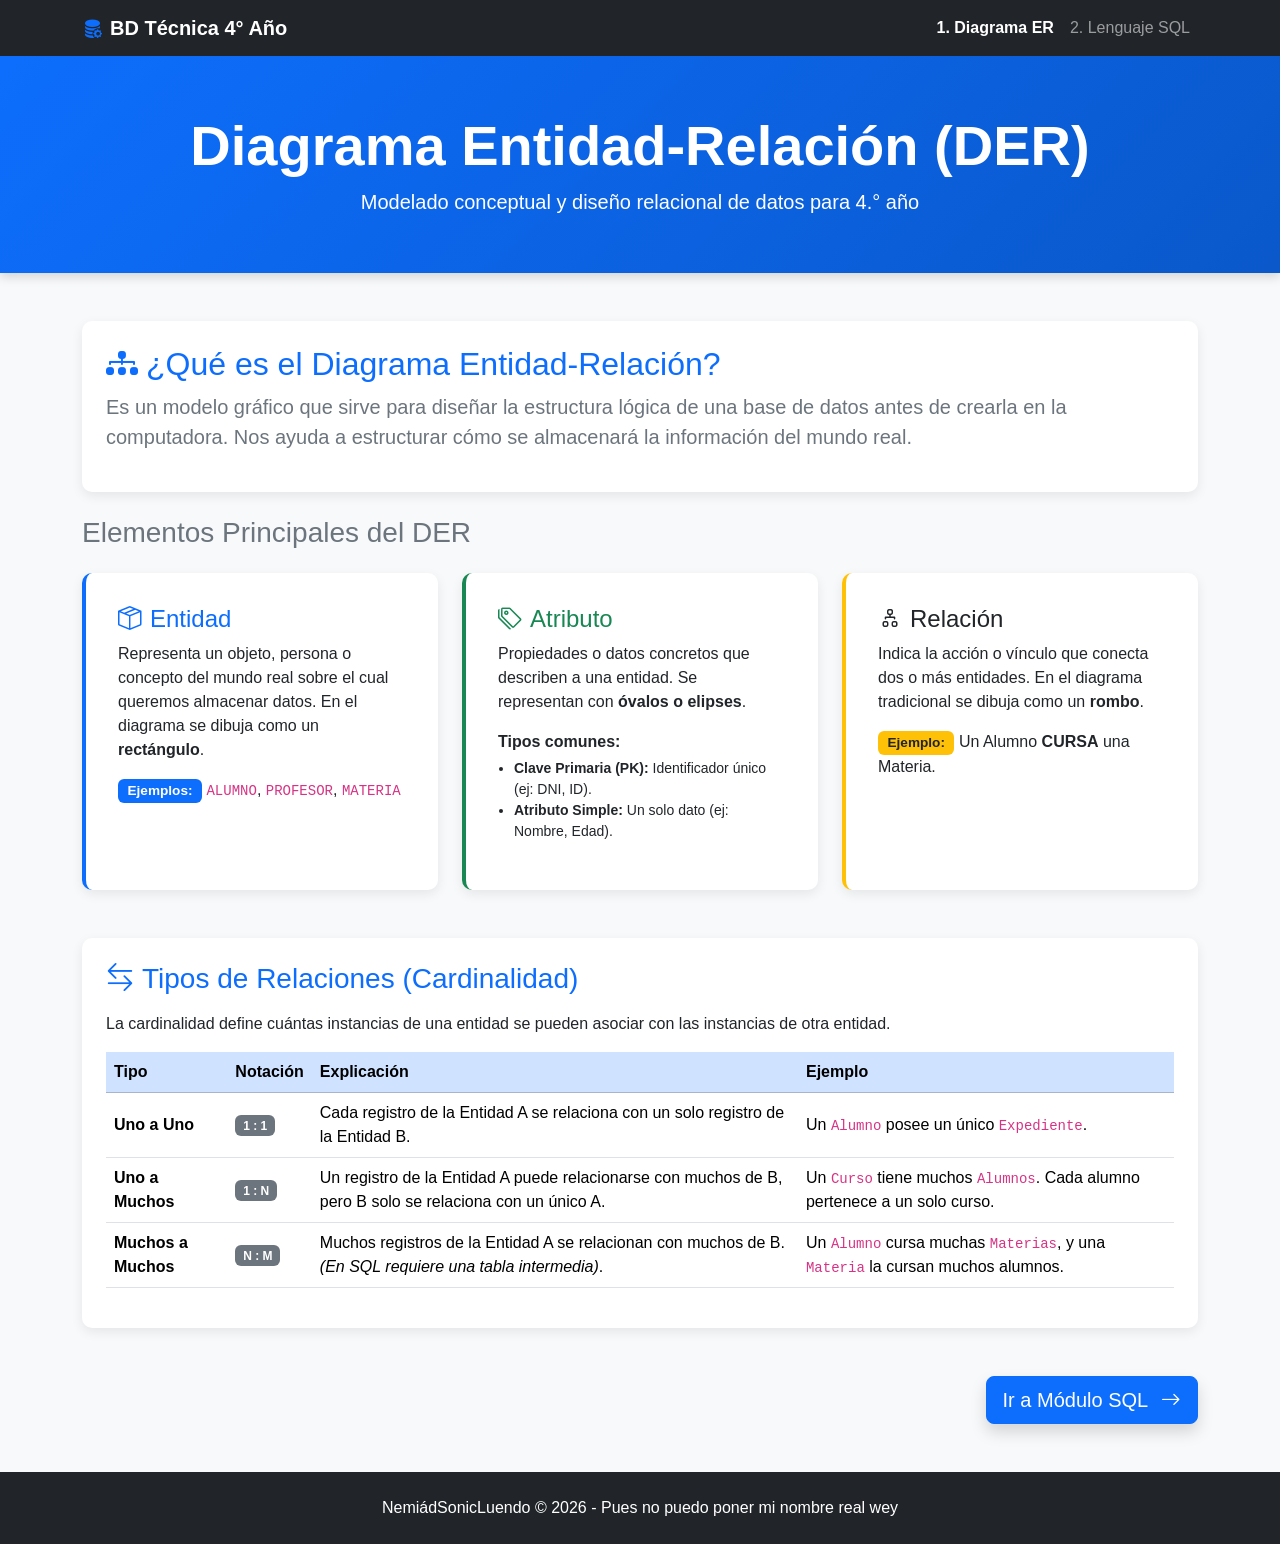
<file: index.html>
<!DOCTYPE html>
<html lang="es">
<head>
  <meta charset="UTF-8">
  <meta name="viewport" content="width=device-width, initial-scale=1.0">
  <title>Aprende Bases de Datos - DER</title>
  <link href="https://cdn.jsdelivr.net/npm/bootstrap@5.3.2/dist/css/bootstrap.min.css" rel="stylesheet">
   <link rel="stylesheet" href="https://cdn.jsdelivr.net/npm/bootstrap-icons@1.11.1/font/bootstrap-icons.css">
  <link rel="stylesheet" href="styles.css">
</head>
<body class="d-flex flex-column min-vh-100">

  <nav class="navbar navbar-expand-lg navbar-dark bg-dark sticky-top">
    <div class="container">
      <a class="navbar-brand fw-bold" href="index.html">
        <i class="bi bi-database-fill-gear text-primary me-2"></i>BD Técnica 4° Año
      </a>
      <button class="navbar-toggler" type="button" data-bs-toggle="collapse" data-bs-target="#navbarNav">
        <span class="navbar-toggler-icon"></span>
      </button>
      <div class="collapse navbar-collapse" id="navbarNav">
        <ul class="navbar-nav ms-auto">
          <li class="nav-item">
            <a class="nav-link active fw-bold" href="index.html">1. Diagrama ER</a>
          </li>
          <li class="nav-item">
            <a class="nav-link" href="sql.html">2. Lenguaje SQL</a>
          </li>
        </ul>
      </div>
    </div>
  </nav>
  <header class="hero-der text-center mb-5">
    <div class="container">
      <h1 class="display-4 fw-bold">Diagrama Entidad-Relación (DER)</h1>
      <p class="lead mb-0">Modelado conceptual y diseño relacional de datos para 4.° año</p>
    </div>
  </header>

  <main class="container mb-5">

    <div class="row mb-4">
      <div class="col-12">
        <div class="card card-custom p-4">
          <h2 class="text-primary"><i class="bi bi-diagram-3-fill me-2"></i>¿Qué es el Diagrama Entidad-Relación?</h2>
          <p class="fs-5 text-secondary">
            Es un modelo gráfico que sirve para diseñar la estructura lógica de una base de datos antes de crearla en la computadora. Nos ayuda a estructurar cómo se almacenará la información del mundo real.
          </p>
        </div>
      </div>
    </div>

    <h3 class="mb-4 text-secondary">Elementos Principales del DER</h3>
    <div class="row g-4 mb-5">

      <div class="col-md-4">
        <div class="card card-custom h-100 border-start border-primary border-4 p-3">
          <div class="card-body">
            <h4 class="card-title text-primary"><i class="bi bi-box-seam me-2"></i>Entidad</h4>
            <p class="card-text">Representa un objeto, persona o concepto del mundo real sobre el cual queremos almacenar datos. En el diagrama se dibuja como un <strong>rectángulo</strong>.</p>
            <span class="badge bg-primary badge-der">Ejemplos:</span> <code>ALUMNO</code>, <code>PROFESOR</code>, <code>MATERIA</code>
          </div>
        </div>
      </div>

      <div class="col-md-4">
        <div class="card card-custom h-100 border-start border-success border-4 p-3">
          <div class="card-body">
            <h4 class="card-title text-success"><i class="bi bi-tags me-2"></i>Atributo</h4>
            <p class="card-text">Propiedades o datos concretos que describen a una entidad. Se representan con <strong>óvalos o elipses</strong>.</p>
            <p class="mb-1"><strong>Tipos comunes:</strong></p>
            <ul class="small ps-3">
              <li><strong>Clave Primaria (PK):</strong> Identificador único (ej: DNI, ID).</li>
              <li><strong>Atributo Simple:</strong> Un solo dato (ej: Nombre, Edad).</li>
            </ul>
          </div>
        </div>
      </div>

      <div class="col-md-4">
        <div class="card card-custom h-100 border-start border-warning border-4 p-3">
          <div class="card-body">
            <h4 class="card-title text-warning text-dark"><i class="bi bi-diagram-2 me-2"></i>Relación</h4>
            <p class="card-text">Indica la acción o vínculo que conecta dos o más entidades. En el diagrama tradicional se dibuja como un <strong>rombo</strong>.</p>
            <span class="badge bg-warning text-dark badge-der">Ejemplo:</span> Un Alumno <strong>CURSA</strong> una Materia.
          </div>
        </div>
      </div>

    </div>

    <div class="row mb-5">
      <div class="col-12">
        <div class="card card-custom p-4">
          <h3 class="text-primary mb-3"><i class="bi bi-arrow-left-right me-2"></i>Tipos de Relaciones (Cardinalidad)</h3>
          <p>La cardinalidad define cuántas instancias de una entidad se pueden asociar con las instancias de otra entidad.</p>

          <div class="table-responsive">
            <table class="table table-hover table-custom">
              <thead class="table-primary">
                <tr>
                  <th>Tipo</th>
                  <th>Notación</th>
                  <th>Explicación</th>
                  <th>Ejemplo</th>
                </tr>
              </thead>
              <tbody>
                <tr>
                  <td><strong>Uno a Uno</strong></td>
                  <td><span class="badge bg-secondary">1 : 1</span></td>
                  <td>Cada registro de la Entidad A se relaciona con un solo registro de la Entidad B.</td>
                  <td>Un <code>Alumno</code> posee un único <code>Expediente</code>.</td>
                </tr>
                <tr>
                  <td><strong>Uno a Muchos</strong></td>
                  <td><span class="badge bg-secondary">1 : N</span></td>
                  <td>Un registro de la Entidad A puede relacionarse con muchos de B, pero B solo se relaciona con un único A.</td>
                  <td>Un <code>Curso</code> tiene muchos <code>Alumnos</code>. Cada alumno pertenece a un solo curso.</td>
                </tr>
                <tr>
                  <td><strong>Muchos a Muchos</strong></td>
                  <td><span class="badge bg-secondary">N : M</span></td>
                  <td>Muchos registros de la Entidad A se relacionan con muchos de B. <em>(En SQL requiere una tabla intermedia)</em>.</td>
                  <td>Un <code>Alumno</code> cursa muchas <code>Materias</code>, y una <code>Materia</code> la cursan muchos alumnos.</td>
                </tr>
              </tbody>
            </table>
          </div>
        </div>
      </div>
    </div>

    <div class="d-flex justify-content-end">
      <a href="sql.html" class="btn btn-primary btn-lg shadow">
        Ir a Módulo SQL <i class="bi bi-arrow-right ms-2"></i>
      </a>
    </div>

  </main>

  <footer class="bg-dark text-white text-center py-4 mt-auto">
    <div class="container">
      <p class="mb-0">NemiádSonicLuendo &copy; 2026 - Pues no puedo poner mi nombre real wey</p>
    </div>
  </footer>

  <script src="https://cdn.jsdelivr.net/npm/bootstrap@5.3.2/dist/js/bootstrap.bundle.min.js"></script>
</body>
</html>
</file>
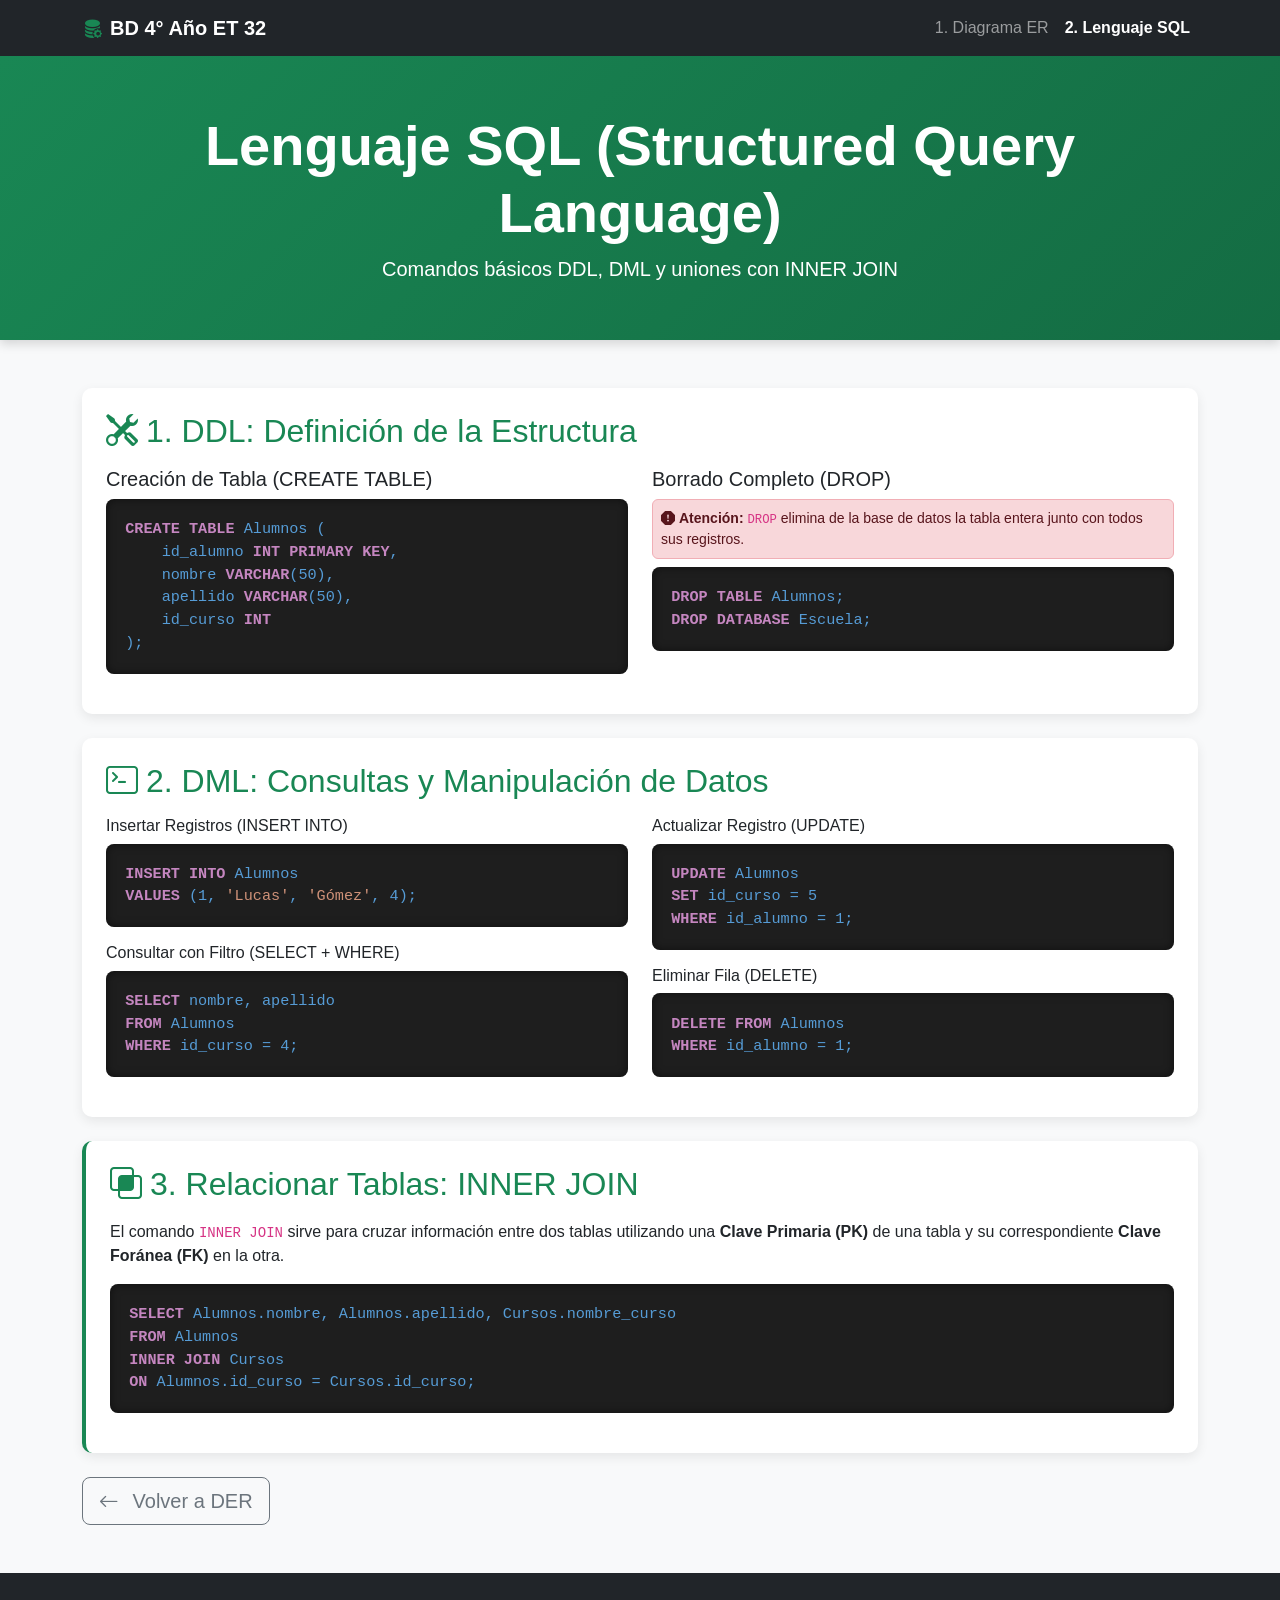
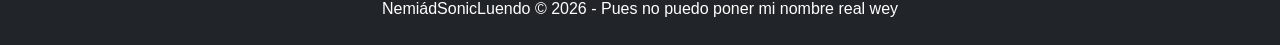
<file: sql.html>
<!DOCTYPE html>
<html lang="es">
<head>
  <meta charset="UTF-8">
  <meta name="viewport" content="width=device-width, initial-scale=1.0">
  <title>Aprende Bases de Datos - SQL</title>
  <link href="https://cdn.jsdelivr.net/npm/bootstrap@5.3.2/dist/css/bootstrap.min.css" rel="stylesheet">
  <link rel="stylesheet" href="https://cdn.jsdelivr.net/npm/bootstrap-icons@1.11.1/font/bootstrap-icons.css">
  <link rel="stylesheet" href="styles.css">
</head>
<body class="d-flex flex-column min-vh-100">

  <nav class="navbar navbar-expand-lg navbar-dark bg-dark sticky-top">
    <div class="container">
      <a class="navbar-brand fw-bold" href="index.html">
        <i class="bi bi-database-fill-gear text-success me-2"></i>BD 4° Año ET 32
      </a>
      <button class="navbar-toggler" type="button" data-bs-toggle="collapse" data-bs-target="#navbarNav">
        <span class="navbar-toggler-icon"></span>
      </button>
      <div class="collapse navbar-collapse" id="navbarNav">
        <ul class="navbar-nav ms-auto">
          <li class="nav-item">
            <a class="nav-link" href="index.html">1. Diagrama ER</a>
          </li>
          <li class="nav-item">
            <a class="nav-link active fw-bold" href="sql.html">2. Lenguaje SQL</a>
          </li>
        </ul>
      </div>
    </div>
  </nav>

  <header class="hero-sql text-center mb-5">
    <div class="container">
      <h1 class="display-4 fw-bold">Lenguaje SQL (Structured Query Language)</h1>
      <p class="lead mb-0">Comandos básicos DDL, DML y uniones con INNER JOIN</p>
    </div>
  </header>

  <main class="container mb-5">

    <div class="row mb-4">
      <div class="col-12">
        <div class="card card-custom p-4">
          <h2 class="text-success mb-3"><i class="bi bi-tools me-2"></i>1. DDL: Definición de la Estructura</h2>
          
          <div class="row g-4">
            <div class="col-md-6">
              <h5>Creación de Tabla (CREATE TABLE)</h5>
<pre><code><span class="sql-keyword">CREATE TABLE</span> Alumnos (
    id_alumno <span class="sql-keyword">INT PRIMARY KEY</span>,
    nombre <span class="sql-keyword">VARCHAR</span>(50),
    apellido <span class="sql-keyword">VARCHAR</span>(50),
    id_curso <span class="sql-keyword">INT</span>
);</code></pre>
            </div>

            <div class="col-md-6">
              <h5>Borrado Completo (DROP)</h5>
              <div class="alert alert-danger mb-2 p-2 small">
                <i class="bi bi-exclamation-octagon-fill me-1"></i><strong>Atención:</strong> <code>DROP</code> elimina de la base de datos la tabla entera junto con todos sus registros.
              </div>
<pre><code><span class="sql-keyword">DROP TABLE</span> Alumnos;
<span class="sql-keyword">DROP DATABASE</span> Escuela;</code></pre>
            </div>
          </div>
        </div>
      </div>
    </div>

    <div class="row mb-4">
      <div class="col-12">
        <div class="card card-custom p-4">
          <h2 class="text-success mb-3"><i class="bi bi-terminal me-2"></i>2. DML: Consultas y Manipulación de Datos</h2>
          
          <div class="row g-4">
            <div class="col-md-6">
              <h6>Insertar Registros (INSERT INTO)</h6>
<pre><code><span class="sql-keyword">INSERT INTO</span> Alumnos 
<span class="sql-keyword">VALUES</span> (1, <span class="sql-string">'Lucas'</span>, <span class="sql-string">'Gómez'</span>, 4);</code></pre>

              <h6>Consultar con Filtro (SELECT + WHERE)</h6>
<pre><code><span class="sql-keyword">SELECT</span> nombre, apellido 
<span class="sql-keyword">FROM</span> Alumnos 
<span class="sql-keyword">WHERE</span> id_curso = 4;</code></pre>
            </div>

            <div class="col-md-6">
              <h6>Actualizar Registro (UPDATE)</h6>
<pre><code><span class="sql-keyword">UPDATE</span> Alumnos 
<span class="sql-keyword">SET</span> id_curso = 5 
<span class="sql-keyword">WHERE</span> id_alumno = 1;</code></pre>

              <h6>Eliminar Fila (DELETE)</h6>
<pre><code><span class="sql-keyword">DELETE FROM</span> Alumnos 
<span class="sql-keyword">WHERE</span> id_alumno = 1;</code></pre>
            </div>
          </div>
        </div>
      </div>
    </div>

    <div class="row mb-4">
      <div class="col-12">
        <div class="card card-custom p-4 border-start border-success border-4">
          <h2 class="text-success mb-3"><i class="bi bi-intersect me-2"></i>3. Relacionar Tablas: INNER JOIN</h2>
          <p>
            El comando <code>INNER JOIN</code> sirve para cruzar información entre dos tablas utilizando una <strong>Clave Primaria (PK)</strong> de una tabla y su correspondiente <strong>Clave Foránea (FK)</strong> en la otra.
          </p>

<pre><code><span class="sql-keyword">SELECT</span> Alumnos.nombre, Alumnos.apellido, Cursos.nombre_curso
<span class="sql-keyword">FROM</span> Alumnos
<span class="sql-keyword">INNER JOIN</span> Cursos 
<span class="sql-keyword">ON</span> Alumnos.id_curso = Cursos.id_curso;</code></pre>
        </div>
      </div>
    </div>

    <div class="d-flex justify-content-between">
      <a href="index.html" class="btn btn-outline-secondary btn-lg">
        <i class="bi bi-arrow-left me-2"></i> Volver a DER
      </a>
    </div>

  </main>

  <footer class="bg-dark text-white text-center py-4 mt-auto">
    <div class="container">
      <p class="mb-0">NemiádSonicLuendo &copy; 2026 - Pues no puedo poner mi nombre real wey</p>
    </div>
  </footer>

  <script src="https://cdn.jsdelivr.net/npm/bootstrap@5.3.2/dist/js/bootstrap.bundle.min.js"></script>
</body>
</html>
</file>
<file: styles.css>
:root {
  --primary-color: #0d6efd;
  --secondary-color: #198754;
  --dark-color: #212529;
  --code-bg: #1e1e1e;
}

body {
  font-family: 'Segoe UI', Tahoma, Geneva, Verdana, sans-serif;
  background-color: #f8f9fa;
  color: #333;
}

.hero-der {
  background: linear-gradient(135deg, #0d6efd 0%, #0a58ca 100%);
  color: #ffffff;
  padding: 3.5rem 0;
  box-shadow: 0 4px 10px rgba(0, 0, 0, 0.15);
}

.hero-sql {
  background: linear-gradient(135deg, #198754 0%, #146c43 100%);
  color: #ffffff;
  padding: 3.5rem 0;
  box-shadow: 0 4px 10px rgba(0, 0, 0, 0.15);
}

.card-custom {
  border: none;
  border-radius: 10px;
  box-shadow: 0 4px 12px rgba(0, 0, 0, 0.08);
  transition: transform 0.2s ease-in-out, box-shadow 0.2s ease-in-out;
}

.card-custom:hover {
  transform: translateY(-4px);
  box-shadow: 0 8px 18px rgba(0, 0, 0, 0.12);
}

pre code {
  background-color: var(--code-bg);
  color: #569cd6;
  padding: 1.2rem;
  border-radius: 8px;
  display: block;
  font-family: 'Consolas', 'Courier New', Courier, monospace;
  font-size: 0.95rem;
  box-shadow: inset 0 0 10px rgba(0,0,0,0.5);
  overflow-x: auto;
}

.sql-keyword {
  color: #c586c0;
  font-weight: bold;
}

.sql-string {
  color: #ce9178;
}

.badge-der {
  font-size: 0.85rem;
  padding: 0.4em 0.7em;
}

.table-custom {
  vertical-align: middle;
}
</file>
